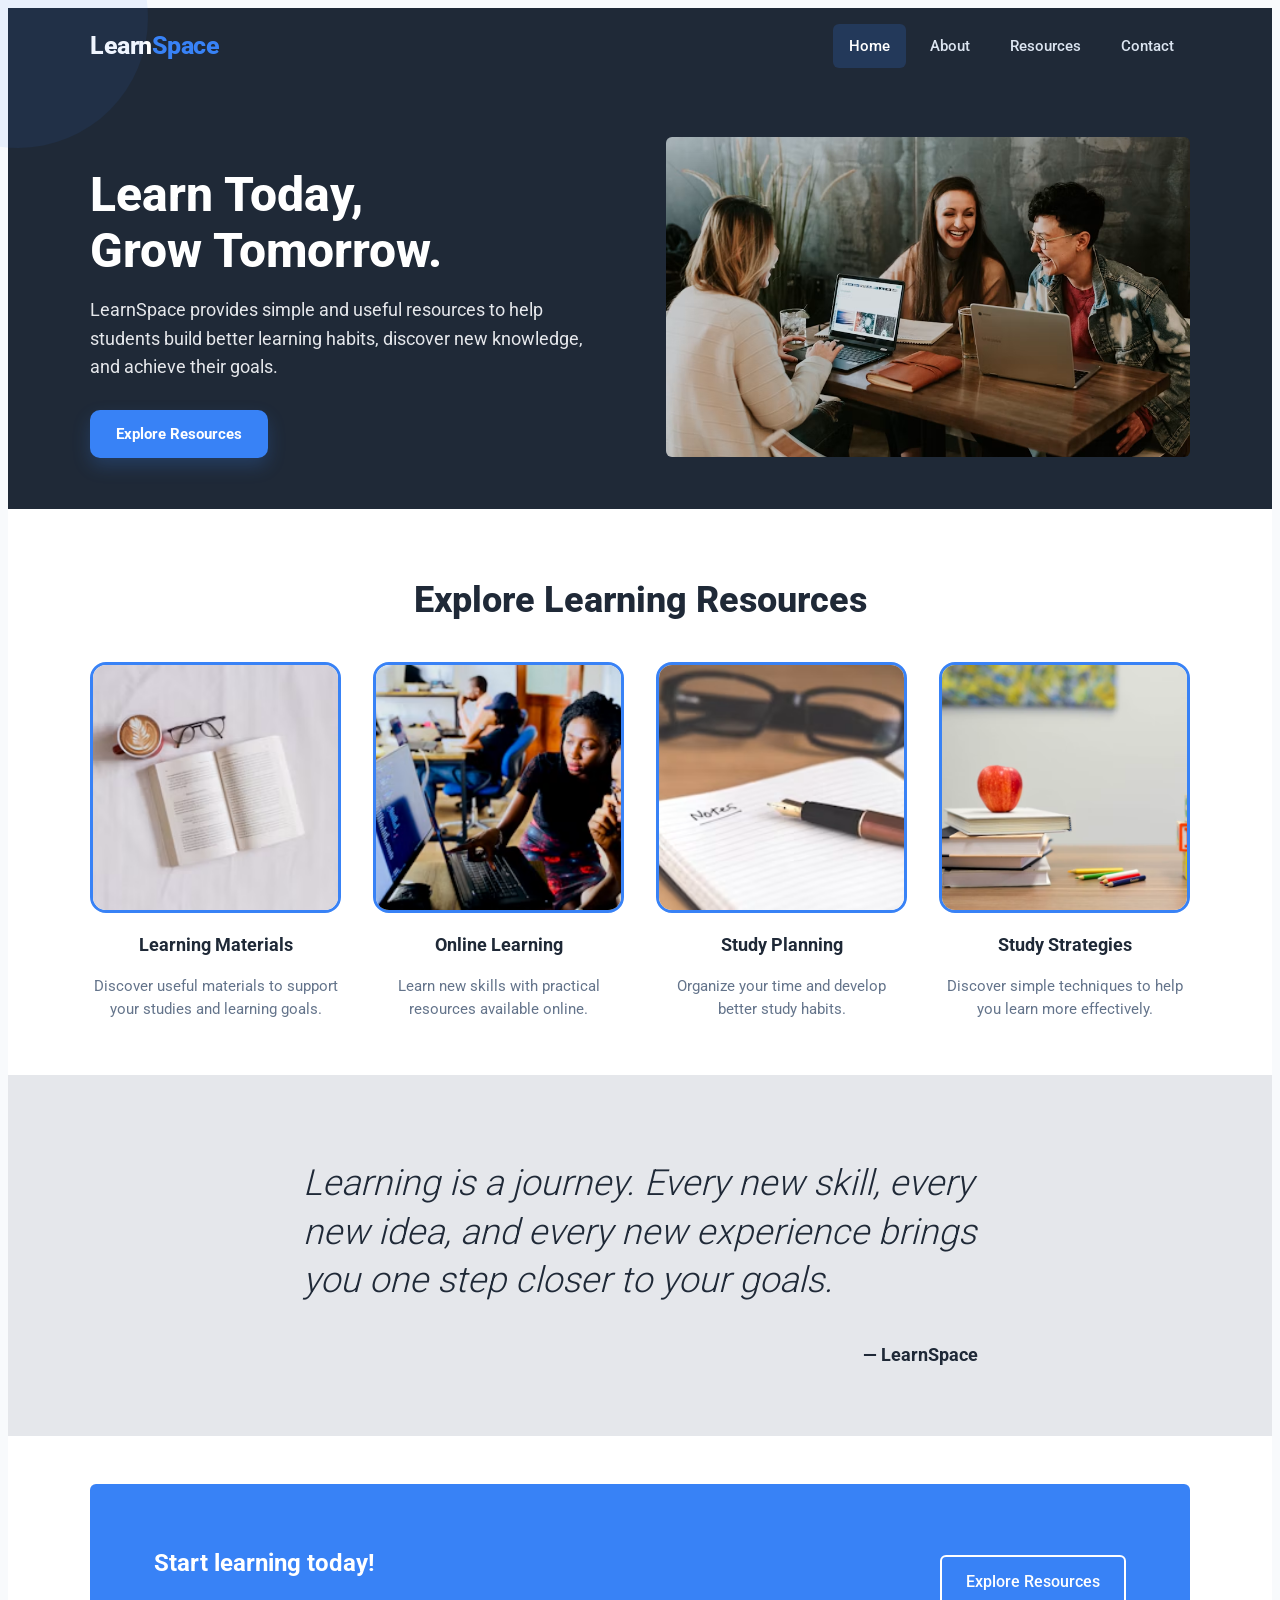
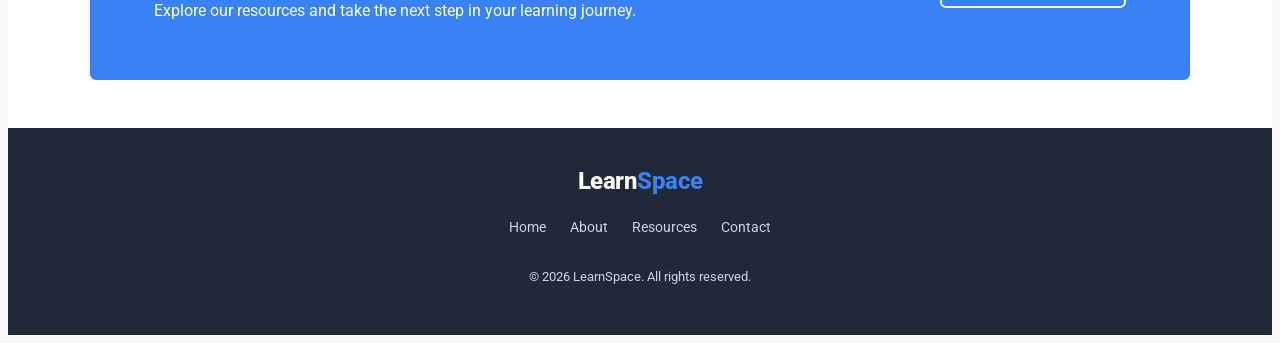
<file: index.html>
<!DOCTYPE html>
<html lang="en">

<head>
    <meta charset="UTF-8">
    <meta name="viewport" content="width=device-width, initial-scale=1.0">

    <title>LearnSpace | Learn Today, Grow Tomorrow</title>

    <link rel="stylesheet" href="css/style.css">
</head>

<body>

    <!-- ====================
         HEADER + HERO
    ========================== -->
    <header class="hero-section">

        <div class="container">

            <!-- HEADER -->
            <div class="header">

                <a href="index.html" class="logo">
                    Learn<span>Space</span>
                </a>

                <!-- MOBILE MENU TOGGLE -->
                <input type="checkbox" id="menu-toggle" class="menu-toggle">

                <label for="menu-toggle" class="menu-button" aria-label="Toggle navigation">
                    <span></span>
                    <span></span>
                    <span></span>
                </label>

                <!-- NAVIGATION -->
                <nav class="main-nav" aria-label="Main navigation">
                    <a href="index.html" class="active" aria-current="page">Home</a>
                    <a href="about.html">About</a>
                    <a href="resources.html">Resources</a>
                    <a href="contact.html">Contact</a>
                </nav>

            </div>


            <!-- HERO CONTENT -->
            <div class="hero-content">

                <div class="hero-text">

                    <h1>
                        Learn Today,
                        <span>Grow Tomorrow.</span>
                    </h1>

                    <p class="hero-description">
                        LearnSpace provides simple and useful
                        resources to help students build better
                        learning habits, discover new knowledge,
                        and achieve their goals.
                    </p>

                    <a href="resources.html" class="primary-button">
                        Explore Resources
                    </a>

                </div>

                <div class="hero-image">
                    <img src="images/students-learning-together.avif" alt="Students learning together">
                </div>

            </div>

        </div>

    </header>


    <main>

        <!-- =========================
             INFORMATION
        ========================== -->
        <section class="info-section">

            <div class="container">

                <h2 class="info-title">Explore Learning Resources</h2>

                <div class="info-grid">

                    <div class="info-card">
                        <div class="info-image">
                            <img src="images/books-and-learning-materials.avif" alt="Learning materials">
                        </div>
                        <h3>Learning Materials</h3>
                        <p>Discover useful materials to support your studies and learning goals.</p>
                    </div>

                    <div class="info-card">
                        <div class="info-image">
                            <img src="images/laptop-for-online-learning.avif" alt="Online learning">
                        </div>
                        <h3>Online Learning</h3>
                        <p>Learn new skills with practical resources available online.</p>
                    </div>

                    <div class="info-card">
                        <div class="info-image">
                            <img src="images/notebook-for-learning-and-planning.avif" alt="Learning and planning">
                        </div>
                        <h3>Study Planning</h3>
                        <p>Organize your time and develop better study habits.</p>
                    </div>

                    <div class="info-card">
                        <div class="info-image">
                            <img src="images/students-studying-at-desk.avif" alt="Students studying">
                        </div>
                        <h3>Study Strategies</h3>
                        <p>Discover simple techniques to help you learn more effectively.</p>
                    </div>

                </div>

            </div>

        </section>


        <!-- =========================
             QUOTE
        ========================== -->
        <section class="quote-section">

            <div class="container">

                <div class="quote-content">

                    <p class="quote-text">
                        Learning is a journey. Every new skill,
                        every new idea, and every new experience
                        brings you one step closer to your goals.
                    </p>

                    <p class="quote-author">— LearnSpace</p>

                </div>

            </div>

        </section>


        <!-- =========================
             CALL TO ACTION
        ========================== -->
        <section class="action-section">

            <div class="container">

                <div class="action-content">

                    <div class="action-text">
                        <h2>Start learning today!</h2>
                        <p>
                            Explore our resources and take the next
                            step in your learning journey.
                        </p>
                    </div>

                    <a href="resources.html" class="action-button">
                        Explore Resources
                    </a>

                </div>

            </div>

        </section>

    </main>


    <!-- =========================
         FOOTER
    ========================== -->

    <footer class="site-footer">
        <div class="container footer-container">

            <a href="index.html" class="logo footer-logo">
                Learn<span>Space</span>
            </a>

            <nav class="footer-nav" aria-label="Footer navigation">
                <a href="index.html" aria-current="page">Home</a>
                <a href="about.html">About</a>
                <a href="resources.html">Resources</a>
                <a href="contact.html">Contact</a>
            </nav>

            <p>© 2026 LearnSpace. All rights reserved.</p>

        </div>
    </footer>


</body>

</html>
</file>
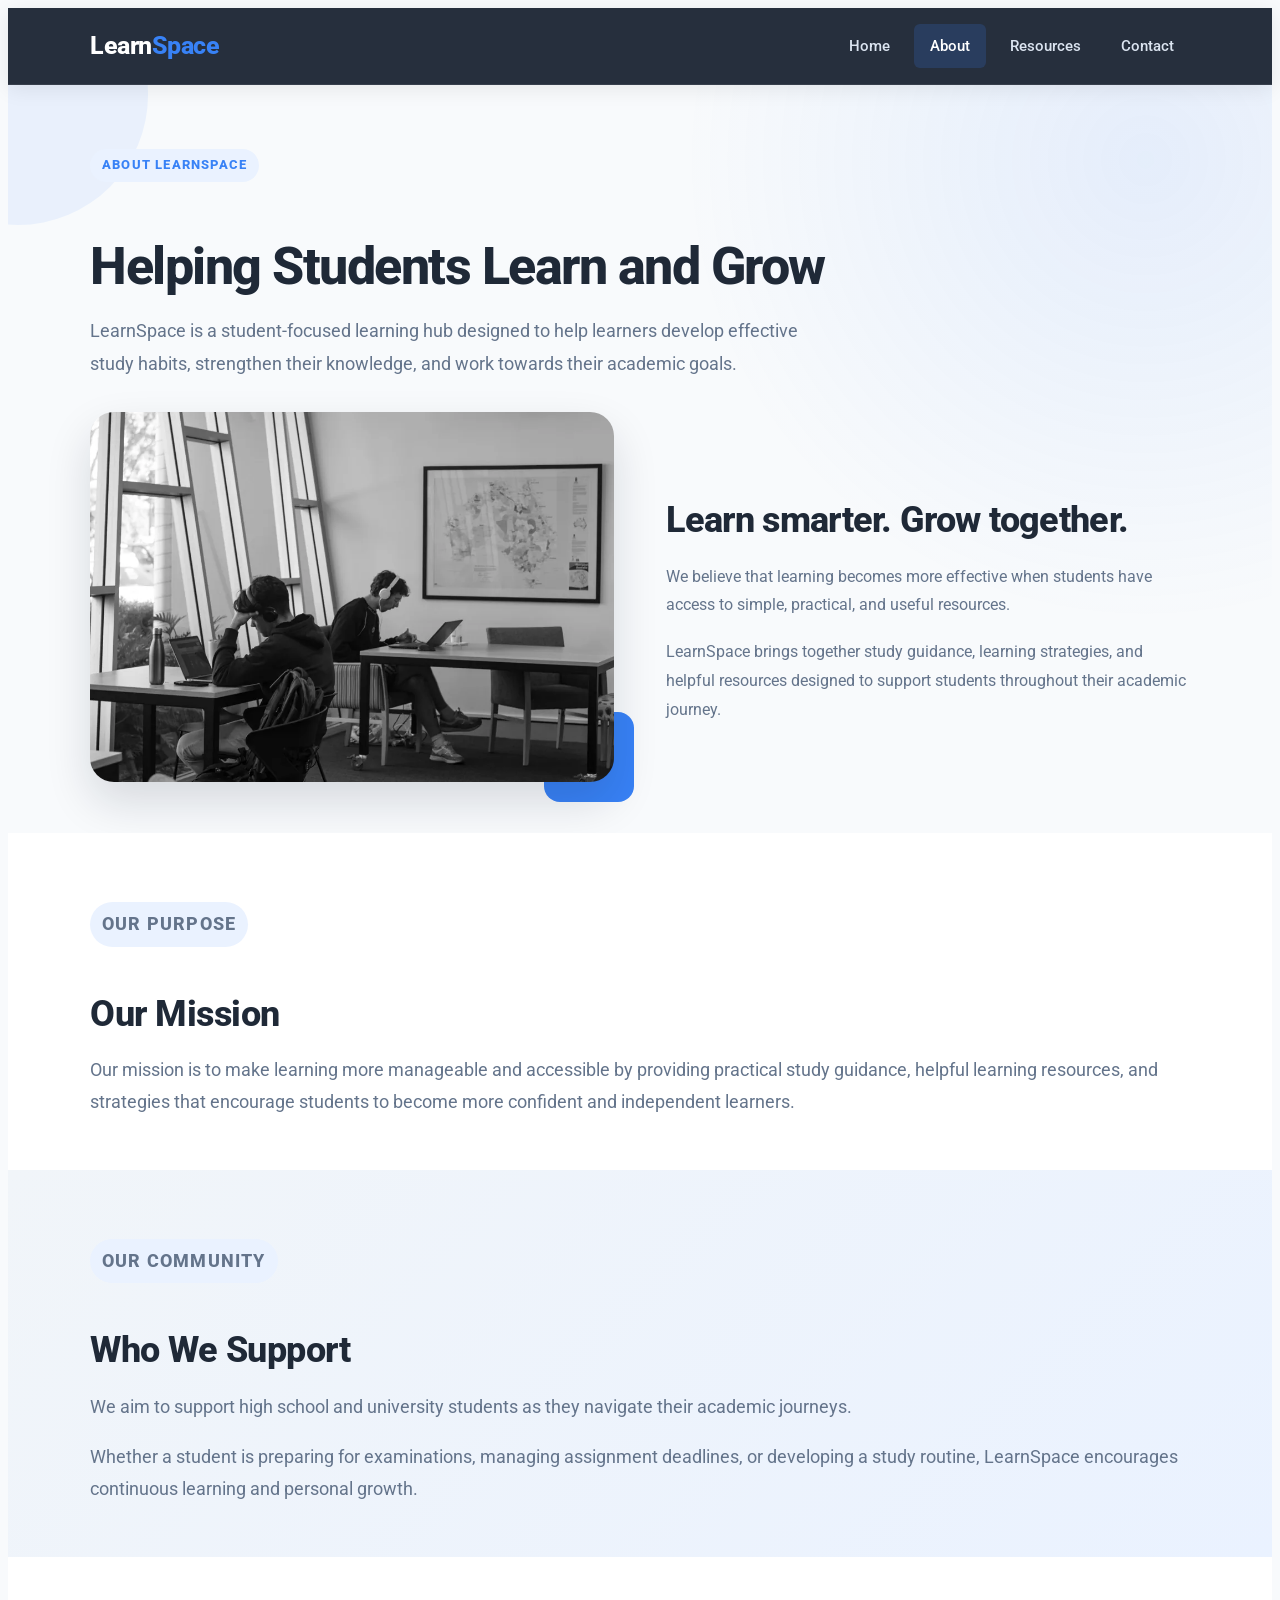
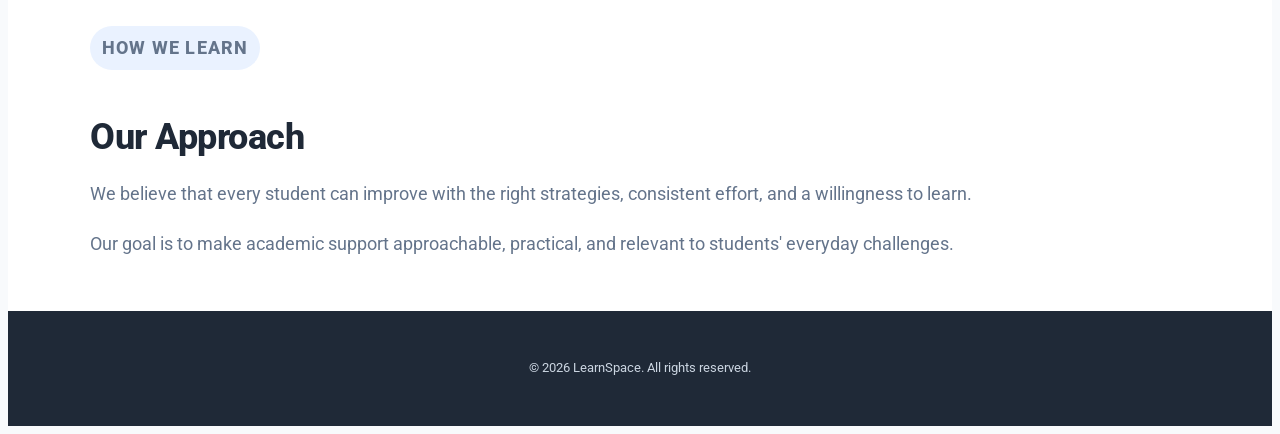
<file: about.html>
<!DOCTYPE html>
<html lang="en">

<head>
    <meta charset="UTF-8">

    <meta
        name="viewport"
        content="width=device-width, initial-scale=1.0"
    >

    <title>LearnSpace | About</title>

    <meta
        name="description"
        content="Learn more about LearnSpace and our approach to helping students learn and grow."
    >

    <link rel="stylesheet" href="./css/style.css">
</head>


<body>

    <!-- =========================
         HEADER
    ========================== -->

    <header class="site-header">

        <div class="container">

            <div class="header">

                <a href="index.html" class="logo">
                    Learn<span>Space</span>
                </a>


                <!-- MOBILE MENU -->

                <input
                    type="checkbox"
                    id="menu-toggle"
                    class="menu-toggle"
                >

                <label
                    for="menu-toggle"
                    class="menu-button"
                    aria-label="Toggle navigation menu"
                >
                    <span></span>
                    <span></span>
                    <span></span>
                </label>


                <!-- NAVIGATION -->

                <nav
                    class="main-nav"
                    aria-label="Main navigation"
                >

                    <a href="index.html">
                        Home
                    </a>

                    <a
                        href="about.html"
                        class="active"
                        aria-current="page"
                    >
                        About
                    </a>

                    <a href="resources.html">
                        Resources
                    </a>

                    <a href="contact.html">
                        Contact
                    </a>

                </nav>

            </div>

        </div>

    </header>



    <!-- =========================
         MAIN
    ========================== -->

    <main>


        <!-- ABOUT INTRO -->

        <section class="information-section">

            <div class="container">

                <div class="section-heading">

                    <p class="section-label">
                        ABOUT LEARNSPACE
                    </p>

                    <h1>
                        Helping Students
                        Learn and Grow
                    </h1>

                    <p>
                        LearnSpace is a student-focused learning hub
                        designed to help learners develop effective
                        study habits, strengthen their knowledge,
                        and work towards their academic goals.
                    </p>

                </div>


                <div class="about-content">

                    <div class="about-image">

                        <img
                    src="./images/about-study-960.webp"
                     srcset="
                    ./images/about-study-480.webp 480w,
                     ./images/about-study-960.webp 960w,
                    ./images/about-study-1440.webp 1440w
                    "
                    sizes="(max-width: 767px) calc(100vw - 32px), 47vw"
                    width="5756"
                    height="4000"
                    alt="Students studying together in a library"
                    loading="eager"
                     fetchpriority="high"
>

                    </div>


                    <div class="about-text">

                        <h2>
                            Learn smarter. Grow together.
                        </h2>

                        <p>
                            We believe that learning becomes more
                            effective when students have access to
                            simple, practical, and useful resources.
                        </p>

                        <p>
                            LearnSpace brings together study guidance,
                            learning strategies, and helpful resources
                            designed to support students throughout
                            their academic journey.
                        </p>

                    </div>

                </div>

            </div>

        </section>



        <!-- OUR MISSION -->

        <section class="content-section">

            <div class="container content-container">

                <div class="content-block">

                    <p class="section-label">
                        OUR PURPOSE
                    </p>

                    <h2>
                        Our Mission
                    </h2>

                    <p>
                        Our mission is to make learning more manageable
                        and accessible by providing practical study
                        guidance, helpful learning resources, and
                        strategies that encourage students to become
                        more confident and independent learners.
                    </p>

                </div>

            </div>

        </section>



        <!-- WHO WE SUPPORT -->

        <section class="content-section content-section-light">

            <div class="container content-container">

                <div class="content-block">

                    <p class="section-label">
                        OUR COMMUNITY
                    </p>

                    <h2>
                        Who We Support
                    </h2>

                    <p>
                        We aim to support high school and university
                        students as they navigate their academic
                        journeys.
                    </p>

                    <p>
                        Whether a student is preparing for examinations,
                        managing assignment deadlines, or developing
                        a study routine, LearnSpace encourages continuous
                        learning and personal growth.
                    </p>

                </div>

            </div>

        </section>



        <!-- OUR APPROACH -->

        <section class="content-section">

            <div class="container content-container">

                <div class="content-block">

                    <p class="section-label">
                        HOW WE LEARN
                    </p>

                    <h2>
                        Our Approach
                    </h2>

                    <p>
                        We believe that every student can improve with
                        the right strategies, consistent effort, and a
                        willingness to learn.
                    </p>

                    <p>
                        Our goal is to make academic support approachable,
                        practical, and relevant to students' everyday
                        challenges.
                    </p>

                </div>

            </div>

        </section>

    </main>



    <!-- =========================
         FOOTER
    ========================== -->

    <footer class="site-footer">

        <div class="container">

            <p>
                © 2026 LearnSpace. All rights reserved.
            </p>

        </div>

    </footer>


</body>

</html>
</file>
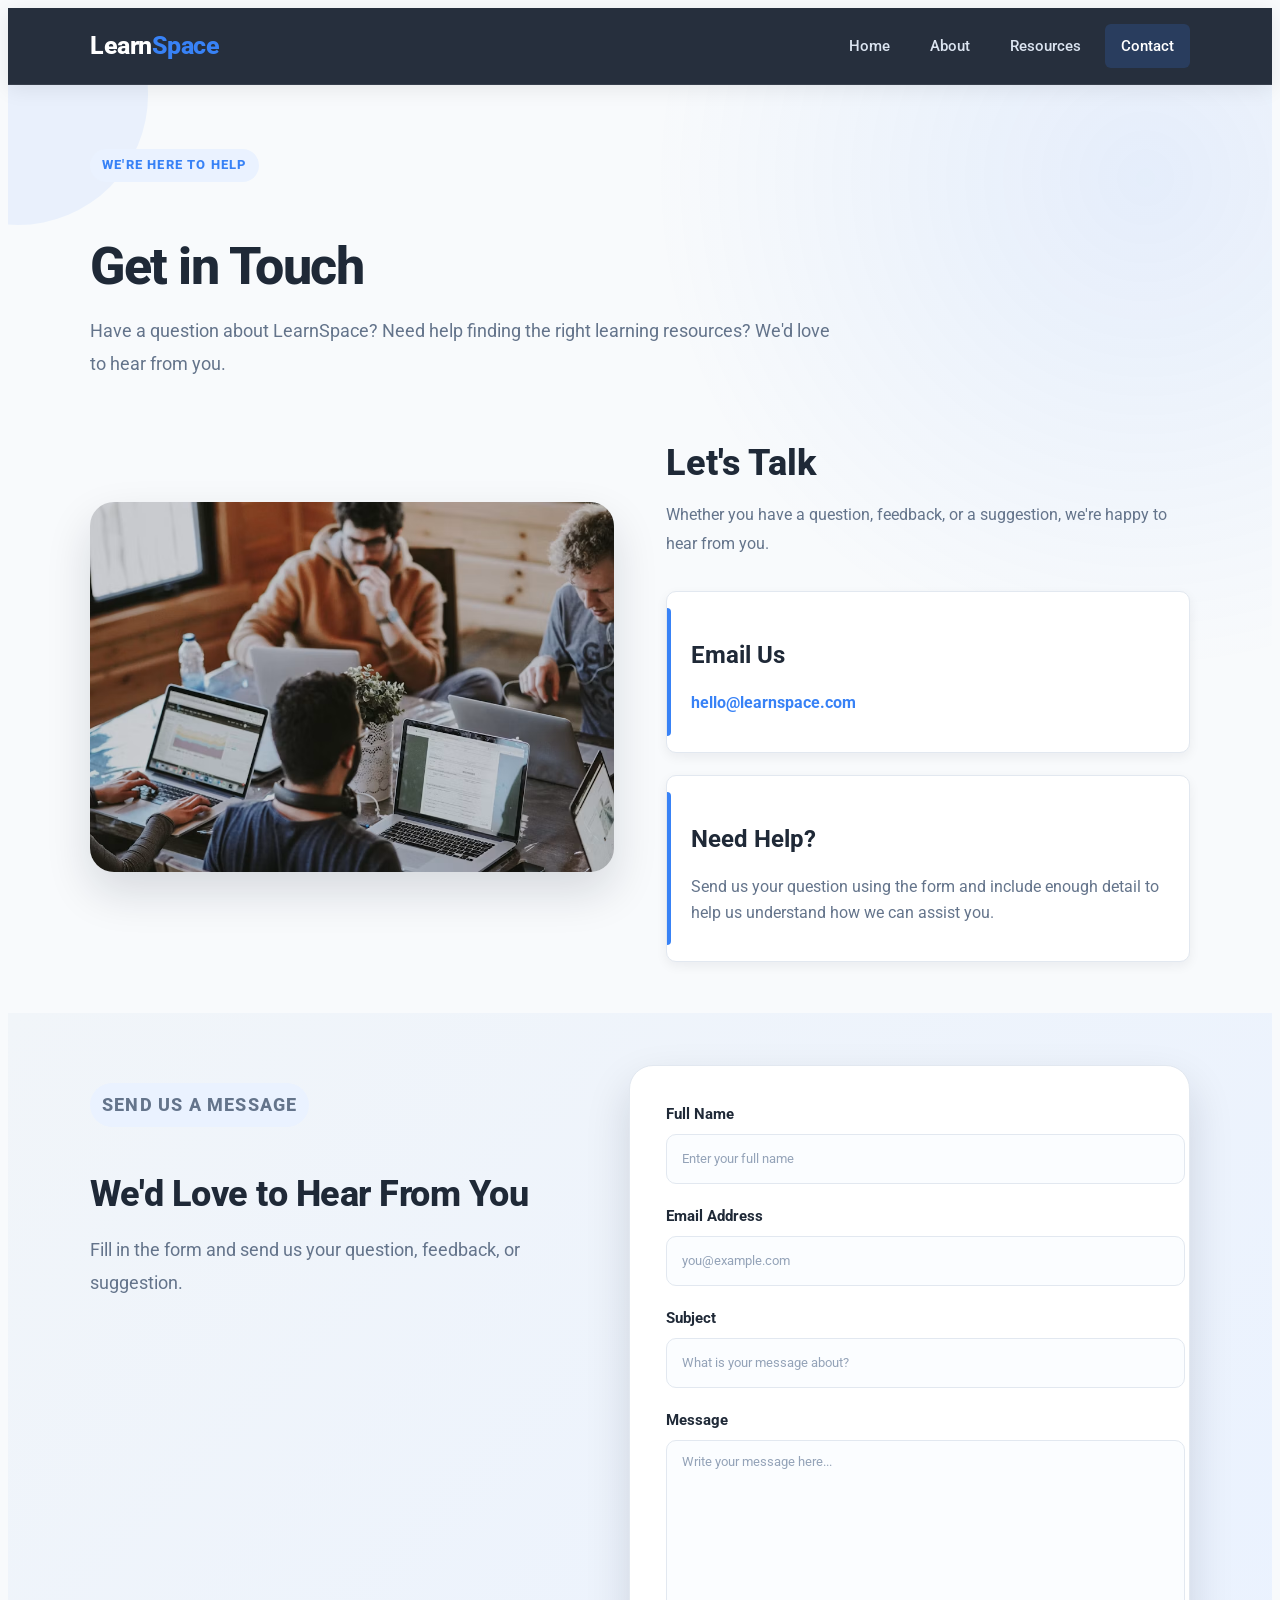
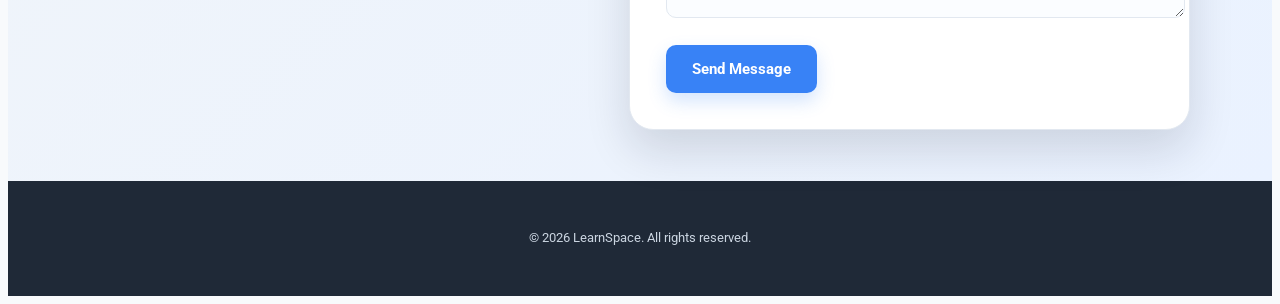
<file: contact.html>
<!DOCTYPE html>
<html lang="en">

<head>

    <meta charset="UTF-8">

    <meta
        name="viewport"
        content="width=device-width, initial-scale=1.0"
    >

    <title>LearnSpace | Contact</title>

    <meta
        name="description"
        content="Contact LearnSpace with your questions, feedback, or suggestions."
    >

    <link rel="stylesheet" href="./css/style.css">

</head>


<body>


    <!-- =========================
         HEADER
    ========================== -->

    <header class="site-header">

        <div class="container">

            <div class="header">

                <a href="index.html" class="logo">
                    Learn<span>Space</span>
                </a>


                <!-- MOBILE MENU -->

                <input
                    type="checkbox"
                    id="menu-toggle"
                    class="menu-toggle"
                >

                <label
                    for="menu-toggle"
                    class="menu-button"
                    aria-label="Toggle navigation menu"
                >
                    <span></span>
                    <span></span>
                    <span></span>
                </label>


                <!-- NAVIGATION -->

                <nav
                    class="main-nav"
                    aria-label="Main navigation"
                >

                    <a href="index.html">
                        Home
                    </a>

                    <a href="about.html">
                        About
                    </a>

                    <a href="resources.html">
                        Resources
                    </a>

                    <a
                        href="contact.html"
                        class="active"
                        aria-current="page"
                    >
                        Contact
                    </a>

                </nav>

            </div>

        </div>

    </header>



    <!-- =========================
         MAIN
    ========================== -->

    <main>


        <!-- CONTACT INTRO -->

        <section class="information-section">

            <div class="container">

                <div class="section-heading">

                    <p class="section-label">
                        WE'RE HERE TO HELP
                    </p>

                    <h1>
                        Get in Touch
                    </h1>

                    <p>
                        Have a question about LearnSpace?
                        Need help finding the right learning
                        resources? We'd love to hear from you.
                    </p>

                </div>


                <div class="contact-intro-grid">


                    <!-- IMAGE -->

                    <div class="contact-image">

                        <img
                            src="./images/people-working-together.avif"
                            alt="People working together and sharing ideas"
                            loading="lazy"
                        >

                    </div>


                    <!-- CONTACT INFORMATION -->

                    <div class="contact-information">

                        <h2>
                            Let's Talk
                        </h2>

                        <p>
                            Whether you have a question, feedback,
                            or a suggestion, we're happy to hear
                            from you.
                        </p>


                        <div class="contact-detail">

                            <h3>
                                Email Us
                            </h3>

                            <p>
                                <a href="mailto:hello@learnspace.com">
                                    hello@learnspace.com
                                </a>
                            </p>

                        </div>


                        <div class="contact-detail">

                            <h3>
                                Need Help?
                            </h3>

                            <p>
                                Send us your question using the form
                                and include enough detail to help us
                                understand how we can assist you.
                            </p>

                        </div>

                    </div>

                </div>

            </div>

        </section>



        <!-- CONTACT FORM -->

        <section class="content-section content-section-light">

            <div class="container contact-form-layout">


                <!-- FORM INTRO -->

                <div class="content-block">

                    <p class="section-label">
                        SEND US A MESSAGE
                    </p>

                    <h2>
                        We'd Love to Hear From You
                    </h2>

                    <p>
                        Fill in the form and send us your question,
                        feedback, or suggestion.
                    </p>

                </div>


                <!-- FORM -->

                <form
                    class="contact-form"
                    action="#"
                    method="post"
                >


                    <div class="form-group">

                        <label for="full-name">
                            Full Name
                        </label>

                        <input
                            type="text"
                            id="full-name"
                            name="full-name"
                            placeholder="Enter your full name"
                            autocomplete="name"
                            required
                        >

                    </div>



                    <div class="form-group">

                        <label for="email">
                            Email Address
                        </label>

                        <input
                            type="email"
                            id="email"
                            name="email"
                            placeholder="you@example.com"
                            autocomplete="email"
                            required
                        >

                    </div>



                    <div class="form-group">

                        <label for="subject">
                            Subject
                        </label>

                        <input
                            type="text"
                            id="subject"
                            name="subject"
                            placeholder="What is your message about?"
                            required
                        >

                    </div>



                    <div class="form-group">

                        <label for="message">
                            Message
                        </label>

                        <textarea
                            id="message"
                            name="message"
                            rows="6"
                            placeholder="Write your message here..."
                            required
                        ></textarea>

                    </div>



                    <button
                        type="submit"
                        class="primary-button"
                    >
                        Send Message
                    </button>


                </form>

            </div>

        </section>

    </main>



    <!-- =========================
         FOOTER
    ========================== -->

    <footer class="site-footer">

        <div class="container">

            <p>
                © 2026 LearnSpace. All rights reserved.
            </p>

        </div>

    </footer>


</body>

</html>
</file>
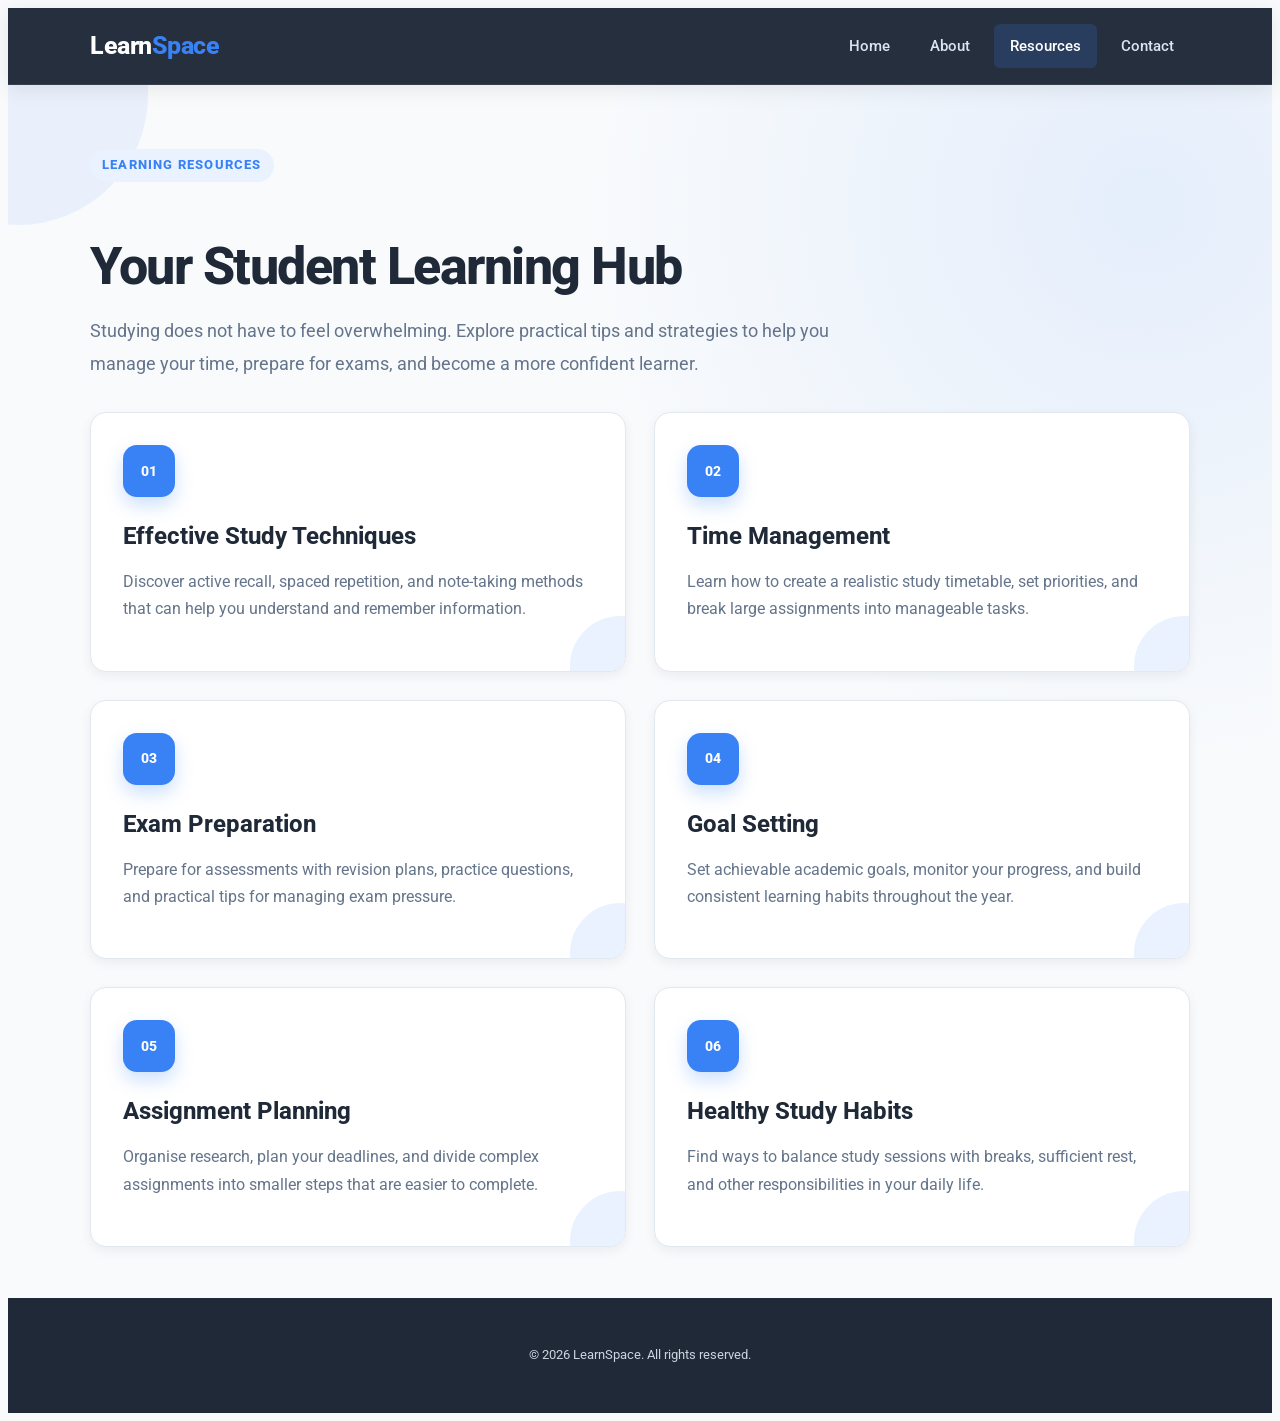
<file: resources.html>
<!DOCTYPE html>
<html lang="en">

<head>

    <meta charset="UTF-8">

    <meta
        name="viewport"
        content="width=device-width, initial-scale=1.0"
    >

    <title>LearnSpace | Resources</title>

    <meta
        name="description"
        content="Explore practical study resources and learning strategies from LearnSpace."
    >

    <link rel="stylesheet" href="./css/style.css">

</head>


<body>


    <!-- =========================
         HEADER
    ========================== -->

    <header class="site-header">

        <div class="container">

            <div class="header">

                <a href="index.html" class="logo">
                    Learn<span>Space</span>
                </a>


                <!-- MOBILE MENU -->

                <input
                    type="checkbox"
                    id="menu-toggle"
                    class="menu-toggle"
                >

                <label
                    for="menu-toggle"
                    class="menu-button"
                    aria-label="Toggle navigation menu"
                >
                    <span></span>
                    <span></span>
                    <span></span>
                </label>


                <!-- NAVIGATION -->

                <nav
                    class="main-nav"
                    aria-label="Main navigation"
                >

                    <a href="index.html">
                        Home
                    </a>

                    <a href="about.html">
                        About
                    </a>

                    <a
                        href="resources.html"
                        class="active"
                        aria-current="page"
                    >
                        Resources
                    </a>

                    <a href="contact.html">
                        Contact
                    </a>

                </nav>

            </div>

        </div>

    </header>



    <!-- =========================
         MAIN
    ========================== -->

    <main>


        <!-- RESOURCE INTRO -->

        <section class="information-section">

            <div class="container">

                <div class="section-heading">

                    <p class="section-label">
                        LEARNING RESOURCES
                    </p>

                    <h1>
                        Your Student Learning Hub
                    </h1>

                    <p>
                        Studying does not have to feel overwhelming.
                        Explore practical tips and strategies to help
                        you manage your time, prepare for exams, and
                        become a more confident learner.
                    </p>

                </div>


                <!-- RESOURCE GRID -->

                <div class="resource-grid">


                    <!-- RESOURCE 1 -->

                    <div class="resource-card">

                        <div class="resource-icon">
                            01
                        </div>

                        <h2>
                            Effective Study Techniques
                        </h2>

                        <p>
                            Discover active recall, spaced repetition,
                            and note-taking methods that can help you
                            understand and remember information.
                        </p>

                    </div>



                    <!-- RESOURCE 2 -->

                    <div class="resource-card">

                        <div class="resource-icon">
                            02
                        </div>

                        <h2>
                            Time Management
                        </h2>

                        <p>
                            Learn how to create a realistic study
                            timetable, set priorities, and break
                            large assignments into manageable tasks.
                        </p>

                    </div>



                    <!-- RESOURCE 3 -->

                    <div class="resource-card">

                        <div class="resource-icon">
                            03
                        </div>

                        <h2>
                            Exam Preparation
                        </h2>

                        <p>
                            Prepare for assessments with revision
                            plans, practice questions, and practical
                            tips for managing exam pressure.
                        </p>

                    </div>



                    <!-- RESOURCE 4 -->

                    <div class="resource-card">

                        <div class="resource-icon">
                            04
                        </div>

                        <h2>
                            Goal Setting
                        </h2>

                        <p>
                            Set achievable academic goals, monitor
                            your progress, and build consistent
                            learning habits throughout the year.
                        </p>

                    </div>



                    <!-- RESOURCE 5 -->

                    <div class="resource-card">

                        <div class="resource-icon">
                            05
                        </div>

                        <h2>
                            Assignment Planning
                        </h2>

                        <p>
                            Organise research, plan your deadlines,
                            and divide complex assignments into
                            smaller steps that are easier to complete.
                        </p>

                    </div>



                    <!-- RESOURCE 6 -->

                    <div class="resource-card">

                        <div class="resource-icon">
                            06
                        </div>

                        <h2>
                            Healthy Study Habits
                        </h2>

                        <p>
                            Find ways to balance study sessions
                            with breaks, sufficient rest, and other
                            responsibilities in your daily life.
                        </p>

                    </div>


                </div>

            </div>

        </section>

    </main>



    <!-- =========================
         FOOTER
    ========================== -->

    <footer class="site-footer">

        <div class="container">

            <p>
                © 2026 LearnSpace. All rights reserved.
            </p>

        </div>

    </footer>


</body>

</html>
</file>
<file: css/style.css>
/* =========================================

   ROBOTO FONT

\========================================= */


@font-face {

    font-family: "Roboto";

    src: url("../fonts/Roboto/Roboto-VariableFont_wdth,wght.ttf") format("truetype");

    font-weight: 100 900;

    font-style: normal;

    font-display: swap;

}


/* =========================================

   ROOT VARIABLES

\========================================= */


:root {


    --color-primary: #3882f6;

    --color-primary-dark: #2563eb;

    --color-primary-light: #eaf2ff;


    --color-dark: #1f2937;

    --color-dark-soft: #374151;


    --color-white: #ffffff;

    --color-background: #f8fafc;

    --color-light: #f1f5f9;


    --color-border: #e2e8f0;


    --color-text: #1f2937;

    --color-muted: #64748b;


    --font-family: "Roboto", Arial, sans-serif;


    --font-xs: 13px;

    --font-sm: 16px;

    --font-md: 18px;

    --font-lg: 24px;

    --font-xl: 36px;

    --font-hero: 52px;


    --space-xs: 8px;

    --space-sm: 16px;

    --space-md: 24px;

    --space-lg: 32px;

    --space-xl: 48px;

    --space-xxl: 80px;


    --radius-sm: 6px;

    --radius-md: 10px;

    --radius-lg: 16px;

    --radius-xl: 24px;


    --shadow-sm:

        0 4px 12px rgba(15, 23, 42, 0.06);


    --shadow-md:

        0 12px 30px rgba(15, 23, 42, 0.10);


    --shadow-lg:

        0 20px 45px rgba(15, 23, 42, 0.14);


    --container-width: 1100px;

    /* Home page */
    --home-hero-text: #e5e7eb;
    --home-quote-bg: #e5e7eb;

}


/* =========================================

   RESET

\========================================= */


\* {

    box-sizing: border-box;

    margin: 0;

    padding: 0;

}


html {

    scroll-behavior: smooth;

}


body {

    font-family: var(--font-family);

    font-size: var(--font-sm);

    line-height: 1.6;

    color: var(--color-text);

    background: var(--color-background);

    min-height: 100vh;

    min-height: 100dvh;

    display: flex;

    flex-direction: column;

}


main {

    flex: 1;

    min-width: 0;

}


img {

    display: block;

    width: 100%;

    max-width: 100%;

}


a {

    color: inherit;

    text-decoration: none;

}


button,

input,

textarea {

    font-family: inherit;

}


/* =========================================

   CONTAINER

\========================================= */


.container {

    width: min(calc(100% - clamp(32px, 6vw, 96px)),

            var(--container-width));

    margin-inline: auto;

}


/* =========================================

   HEADER

\========================================= */


.site-header {

    position: sticky;

    top: 0;

    z-index: 100;


    background: rgba(31, 41, 55, 0.97);


    border-bottom: 1px solid rgba(255, 255, 255, 0.08);


    box-shadow:

        0 4px 20px rgba(0, 0, 0, 0.08);

}


.header {

    min-height: 76px;


    display: flex;

    align-items: center;

    justify-content: space-between;


    gap: 30px;

}


/* =========================================

   LOGO

\========================================= */


.logo {

    display: inline-flex;

    align-items: center;


    font-size: 25px;

    font-weight: 800;


    letter-spacing: -0.5px;


    color: var(--color-white);


    white-space: nowrap;

}


.logo span {

    color: var(--color-primary);

}


/* =========================================

   NAVIGATION

\========================================= */


.main-nav {

    display: flex;

    align-items: center;


    gap: 8px;

}


.main-nav a {

    position: relative;


    padding: 10px 16px;


    color: #dbe4f0;


    font-size: 15px;

    font-weight: 500;


    border-radius: var(--radius-sm);


    transition:

        color 0.2s ease,

        background 0.2s ease;

}


.main-nav a:hover {

    color: var(--color-white);


    background: rgba(255, 255, 255, 0.08);

}


.main-nav a.active {

    color: var(--color-white);


    background: rgba(56, 130, 246, 0.18);

}


/* =========================================

   MOBILE MENU

\========================================= */


.menu-toggle {

    display: none;

}


.menu-button {

    display: none;


    width: 34px;


    cursor: pointer;

}


.menu-button span {

    display: block;


    width: 100%;

    height: 3px;


    margin: 5px 0;


    background: var(--color-white);


    border-radius: 5px;

}


/* =========================================

   PAGE INTRO

\========================================= */


.information-section {

    position: relative;


    padding: clamp(32px, 4vw, 56px) 0;


    overflow: hidden;


    background:

        radial-gradient(circle at 90% 10%,

            rgba(56, 130, 246, 0.10),

            transparent 35%),

        var(--color-background);

}


/*

   Decorative background shape

*/


.information-section::before {

    content: "";


    position: absolute;


    width: 260px;

    height: 260px;


    top: -120px;

    left: -120px;


    background: rgba(56, 130, 246, 0.08);


    border-radius: 50%;

}


/* =========================================

   SECTION HEADING

\========================================= */


.section-heading {

    position: relative;


    max-width: 100%;


    margin-bottom: 32px;

}


.section-label {

    display: inline-block;


    margin-bottom: 14px;


    padding: 6px 12px;


    color: var(--color-primary);


    background: var(--color-primary-light);


    border-radius: 50px;


    font-size: var(--font-xs);

    font-weight: 800;


    letter-spacing: 1.2px;


    text-transform: uppercase;

}


.section-heading h1 {

    margin-bottom: 20px;


    color: var(--color-dark);


    font-size: var(--font-hero);

    font-weight: 800;


    line-height: 1.08;


    letter-spacing: -1.5px;

}


.section-heading>p:last-child {

    max-width: 75ch;


    color: var(--color-muted);


    font-size: var(--font-md);


    line-height: 1.8;

}


/* =========================================

   ABOUT

\========================================= */


.about-content {

    position: relative;


    display: flex;

    align-items: center;


    gap: clamp(24px, 4vw, 56px);

}


/* IMAGE */


.about-image {

    position: relative;

    min-width: 0;

    flex: 1;

}


.about-image::after {

    content: "";


    position: absolute;


    width: 90px;

    height: 90px;


    right: -20px;

    bottom: -20px;


    background: var(--color-primary);


    border-radius: var(--radius-lg);


    z-index: 0;

}


.about-image img {

    position: relative;


    z-index: 1;


    height: 370px;


    object-fit: cover;


    border-radius: var(--radius-xl);


    box-shadow: var(--shadow-lg);

}


/* TEXT */


.about-text {

    min-width: 0;

    flex: 1;

}


.about-text h2 {

    margin-bottom: 20px;


    color: var(--color-dark);


    font-size: var(--font-xl);

    font-weight: 800;


    line-height: 1.2;


    letter-spacing: -0.7px;

}


.about-text p {

    margin-bottom: 18px;


    color: var(--color-muted);


    line-height: 1.8;

}


.about-text p:last-child {

    margin-bottom: 0;

}


/* =========================================

   CONTENT SECTIONS

\========================================= */


.content-section {

    position: relative;


    padding: clamp(32px, 4vw, 56px) 0;


    background: var(--color-white);

}


.content-section-light {

    background:

        linear-gradient(135deg,

            #f1f5f9,

            #eaf2ff);

}


.content-container {

    max-width: 100%;

}


.content-block {

    position: relative;

}


.content-block h2 {

    margin-bottom: 18px;


    color: var(--color-dark);


    font-size: var(--font-xl);

    font-weight: 800;


    line-height: 1.2;


    letter-spacing: -0.5px;

}


.content-block p {

    margin-bottom: 16px;


    color: var(--color-muted);


    font-size: var(--font-md);


    line-height: 1.8;

}


.content-block p:last-child {

    margin-bottom: 0;

}


/* =========================================

   RESOURCES

\========================================= */


.resource-grid {

    display: flex;

    flex-wrap: wrap;


    gap: 28px;

}


.resource-card {

    position: relative;


    flex: 1 1 calc(33.333% - 28px);


    min-width: 280px;


    padding: 32px;


    overflow: hidden;


    background: var(--color-white);


    border: 1px solid var(--color-border);


    border-radius: var(--radius-lg);


    box-shadow: var(--shadow-sm);


    transition:

        transform 0.25s ease,

        box-shadow 0.25s ease,

        border-color 0.25s ease;

}


/*

   Small decorative circle

*/


.resource-card::after {

    content: "";


    position: absolute;


    width: 100px;

    height: 100px;


    right: -45px;

    bottom: -45px;


    background: var(--color-primary-light);


    border-radius: 50%;


    transition: transform 0.3s ease;

}


.resource-card:hover {

    transform: translateY(-8px);


    border-color: rgba(56, 130, 246, 0.35);


    box-shadow: var(--shadow-lg);

}


.resource-card:hover::after {

    transform: scale(1.3);

}


/* ICON */


.resource-icon {

    position: relative;


    z-index: 1;


    display: flex;

    align-items: center;

    justify-content: center;


    width: 52px;

    height: 52px;


    margin-bottom: 24px;


    background: var(--color-primary);


    color: var(--color-white);


    border-radius: 14px;


    font-size: 14px;

    font-weight: 800;


    box-shadow:

        0 8px 18px rgba(56, 130, 246, 0.25);

}


.resource-card h2 {

    position: relative;


    z-index: 1;


    margin-bottom: 12px;


    color: var(--color-dark);


    font-size: var(--font-lg);

    font-weight: 750;


    line-height: 1.3;

}


.resource-card p {

    position: relative;


    z-index: 1;


    color: var(--color-muted);


    font-size: var(--font-sm);


    line-height: 1.7;

}


/* =========================================

   CONTACT

\========================================= */


.contact-intro-grid {

    display: flex;

    align-items: center;


    gap: clamp(24px, 4vw, 56px);

}


.contact-image {

    min-width: 0;

    flex: 1;

}


.contact-image img {

    height: 370px;


    object-fit: cover;


    border-radius: var(--radius-xl);


    box-shadow: var(--shadow-lg);

}


.contact-information {

    min-width: 0;

    flex: 1;

}


.contact-information h2 {

    margin-bottom: 16px;


    color: var(--color-dark);


    font-size: var(--font-xl);

    font-weight: 800;


    line-height: 1.2;

}


.contact-information>p {

    margin-bottom: 32px;


    color: var(--color-muted);


    line-height: 1.8;

}


.contact-detail {

    position: relative;


    margin-bottom: 22px;


    padding: 20px 20px 20px 24px;


    background: var(--color-white);


    border: 1px solid var(--color-border);


    border-radius: var(--radius-md);


    box-shadow: var(--shadow-sm);

}


.contact-detail::before {

    content: "";


    position: absolute;


    left: 0;

    top: 16px;

    bottom: 16px;


    width: 4px;


    background: var(--color-primary);


    border-radius: 0 5px 5px 0;

}


.contact-detail:last-child {

    margin-bottom: 0;

}


.contact-detail h3 {

    margin-bottom: 5px;


    color: var(--color-dark);


    font-size: var(--font-lg);

    font-weight: 700;

}


.contact-detail p {

    color: var(--color-muted);


    line-height: 1.6;

}


.contact-detail a {

    color: var(--color-primary);


    font-weight: 700;

}


.contact-detail a:hover {

    text-decoration: underline;

}


/* =========================================

   CONTACT FORM

\========================================= */


.contact-form-layout {

    display: flex;

    align-items: flex-start;


    gap: clamp(24px, 4vw, 56px);

}


.contact-form-layout .content-block {

    min-width: 0;

    flex: 1;

}


.contact-form {

    min-width: 0;

    flex: 1;


    padding: 36px;


    background: var(--color-white);


    border: 1px solid var(--color-border);


    border-radius: var(--radius-xl);


    box-shadow: var(--shadow-lg);

}


.form-group {

    margin-bottom: 20px;

}


.form-group label {

    display: block;


    margin-bottom: 8px;


    color: var(--color-dark);


    font-size: 15px;

    font-weight: 700;

}


.form-group input,

.form-group textarea {

    width: 100%;


    color: var(--color-dark);


    background: #fbfdff;


    border: 1px solid var(--color-border);


    border-radius: var(--radius-md);


    outline: none;


    transition:

        border-color 0.2s ease,

        box-shadow 0.2s ease,

        background 0.2s ease;

}


.form-group input {

    height: 48px;


    padding: 0 15px;

}


.form-group textarea {

    min-height: 150px;


    padding: 13px 15px;


    resize: vertical;

}


.form-group input::placeholder,

.form-group textarea::placeholder {

    color: #94a3b8;

}


.form-group input:focus,

.form-group textarea:focus {

    background: var(--color-white);


    border-color: var(--color-primary);


    box-shadow:

        0 0 0 4px rgba(56, 130, 246, 0.12);

}


/* =========================================

   BUTTON

\========================================= */


.primary-button {

    display: inline-flex;

    align-items: center;

    justify-content: center;


    min-height: 48px;


    padding: 0 26px;


    border: none;


    border-radius: var(--radius-md);


    background: var(--color-primary);


    color: var(--color-white);


    font-size: 15px;

    font-weight: 700;


    cursor: pointer;


    box-shadow:

        0 8px 18px rgba(56, 130, 246, 0.22);


    transition:

        transform 0.2s ease,

        background 0.2s ease,

        box-shadow 0.2s ease;

}


.primary-button:hover {

    background: var(--color-primary-dark);


    transform: translateY(-2px);


    box-shadow:

        0 12px 24px rgba(56, 130, 246, 0.28);

}


.primary-button:active {

    transform: translateY(0);

}


/* =========================================

   FOOTER

\========================================= */


.site-footer {

    padding: 34px 0;


    background: var(--color-dark);


    color: #cbd5e1;


    text-align: center;

}


.site-footer p {

    font-size: var(--font-xs);

}


/* FOOTER LAYOUT */


.footer-container {

    display: flex;

    flex-direction: column;

    align-items: center;

    gap: 16px;

}


.footer-logo {

    font-size: 24px;

}


.footer-nav {

    display: flex;

    justify-content: center;

    flex-wrap: wrap;

    gap: 24px;

}


.footer-nav a {

    color: #cbd5e1;

    font-size: 14px;

    transition: color 0.2s ease;

}


.footer-nav a:hover,

.footer-nav a:focus-visible {

    color: var(--color-white);

    text-decoration: underline;

}


.footer-nav a:focus-visible,

.footer-logo:focus-visible {

    outline: 2px solid var(--color-white);

    outline-offset: 4px;

}


/* =========================================

   TABLET

   768px - 1199px

\========================================= */


@media (min-width: 768px) and (max-width: 1199px) {


    :root {

        --font-hero: 44px;

    }


    .about-content,

    .contact-intro-grid,

    .contact-form-layout {

        gap: 40px;

    }


    .resource-card {

        flex-basis: calc(50% - 28px);

    }

}


/* =========================================

   MOBILE

   767px AND BELOW

\========================================= */


@media (max-width: 767px) {


    .container {

        width: min(calc(100% - 32px),

                var(--container-width));

    }


    /* HEADER */


    .header {

        min-height: 68px;

    }


    .menu-button {

        display: block;

    }


    .main-nav {

        position: absolute;


        top: 68px;

        left: 0;

        right: 0;


        z-index: 50;


        display: none;


        flex-direction: column;

        align-items: stretch;


        gap: 4px;


        padding: 14px 16px 18px;


        background: var(--color-dark);


        border-top: 1px solid rgba(255, 255, 255, 0.08);


        box-shadow:

            0 12px 25px rgba(0, 0, 0, 0.15);

    }


    .main-nav a {

        padding: 13px 15px;

    }


    .main-nav a.active::after {

        display: none;

    }


    .menu-toggle:checked\~.main-nav {

        display: flex;

    }


    /* PAGE */


    .information-section {

        padding: 32px 0 40px;

    }


    .section-heading {

        margin-bottom: 28px;

    }


    .section-heading h1 {

        font-size: 38px;


        letter-spacing: -1px;

    }


    .section-heading>p:last-child {

        font-size: 17px;

    }


    /* ABOUT */


    .about-content {

        flex-direction: column;


        gap: 38px;

    }


    .about-image,

    .about-text {

        width: 100%;

    }


    .about-image img {

        height: 260px;

    }


    .about-text h2 {

        font-size: 30px;

    }


    /* CONTENT */


    .content-section {

        padding: 32px 0;

    }


    .content-block h2 {

        font-size: 30px;

    }


    .content-block p {

        font-size: 17px;

    }


    /* RESOURCES */


    .resource-grid {

        flex-direction: column;


        gap: 20px;

    }


    .resource-card {

        width: 100%;


        min-width: 0;


        padding: 26px;

    }


    /* CONTACT */


    .contact-intro-grid {

        flex-direction: column;


        gap: 40px;

    }


    .contact-image,

    .contact-information {

        width: 100%;

    }


    .contact-image img {

        height: 260px;

    }


    .contact-information h2 {

        font-size: 30px;

    }


    /* FORM */


    .contact-form-layout {

        flex-direction: column;


        gap: 38px;

    }


    .contact-form-layout .content-block,

    .contact-form {

        width: 100%;

    }


    .contact-form {

        padding: 26px;

    }


    .primary-button {

        width: 100%;

    }

}


/* =========================================

   SMALL MOBILE

   375px

\========================================= */


@media (max-width: 375px) {


    .container {

        width: calc(100% - 28px);

    }


    .logo {

        font-size: 22px;

    }


    .section-heading h1 {

        font-size: 33px;

    }


    .section-label {

        font-size: 12px;

    }


    .about-image img,

    .contact-image img {

        height: 220px;

    }


    .resource-card {

        padding: 22px;

    }


    .contact-form {

        padding: 20px;

    }

}

/* =========================================
   HOME PAGE
========================================= */

/* HERO */

.hero-section {
    position: relative;
    background: var(--color-dark);
}

.hero-content {
    display: flex;
    align-items: center;
    gap: clamp(24px, 4vw, 56px);
    padding: clamp(32px, 4vw, 56px) 0;
}

.hero-content::before {
    content: "";
    position: absolute;
    width: 260px;
    height: 260px;
    top: -120px;
    left: -120px;
    background: rgba(56, 130, 246, 0.08);
    border-radius: 50%;
}

.hero-text {
    flex: 1;
    min-width: 0;
}

.hero-text h1 {
    margin-bottom: 16px;
    font-size: 48px;
    font-weight: 800;
    line-height: 1.15;
    color: var(--color-white);
}

.hero-text h1 span {
    display: block;
}

.hero-description {
    max-width: 100%;
    margin-bottom: 28px;
    font-size: 18px;
    line-height: 1.6;
    color: var(--home-hero-text);
}

.hero-image {
    flex: 1;
    min-width: 0;
}

.hero-image img {
    height: 320px;
    object-fit: cover;
    border-radius: var(--radius-sm);
}

/* INFORMATION */

.info-section {
    padding: 40px 0;
    background: var(--color-white);
}

.info-title {
    margin-bottom: 40px;
    text-align: center;
    font-size: 36px;
    font-weight: 800;
    line-height: 1.2;
    color: var(--color-dark);
}

.info-grid {
    display: flex;
    flex-wrap: wrap;
    gap: 32px;
}

.info-card {
    flex: 1 1 calc(25% - 24px);
    min-width: 0;
    text-align: center;
}

.info-image {
    aspect-ratio: 1 / 1;
    margin-bottom: 14px;
    overflow: hidden;
    border: 3px solid var(--color-primary);
    border-radius: var(--radius-lg);
}

.info-image img {
    width: 100%;
    height: 100%;
    object-fit: cover;
}

.info-card h3 {
    margin-bottom: 4px;
    font-size: 18px;
    font-weight: 700;
    color: var(--color-dark);
}

.info-card p {
    font-size: 15px;
    line-height: 1.5;
    color: var(--color-muted);
}

/* QUOTE */

.quote-section {
    padding: 48px 0;
    background: var(--home-quote-bg);
}

.quote-content {
    max-width: 75ch;
    margin-inline: auto;
}

.quote-text {
    font-size: 36px;
    font-weight: 300;
    font-style: italic;
    line-height: 1.35;
    color: var(--color-dark);
}

.quote-author {
    margin-top: 12px;
    text-align: right;
    font-size: 18px;
    font-weight: 700;
    color: var(--color-dark);
}

/* CALL TO ACTION */

.action-section {
    padding: 48px 0;
    background: var(--color-white);
}

.action-content {
    display: flex;
    align-items: center;
    justify-content: space-between;
    gap: 32px;
    padding: 40px 64px;
    background: var(--color-primary);
    border-radius: var(--radius-sm);
}

.action-text h2 {
    margin-bottom: 4px;
    font-size: 24px;
    font-weight: 700;
    color: var(--color-white);
}

.action-text p {
    font-size: 16px;
    color: var(--color-white);
}

.action-button {
    flex-shrink: 0;
    padding: 12px 24px;
    font-size: 16px;
    font-weight: 500;
    color: var(--color-white);
    border: 2px solid var(--color-white);
    border-radius: var(--radius-sm);
    transition: background 0.2s ease, color 0.2s ease;
}

.action-button:hover,
.action-button:focus-visible {
    background: var(--color-white);
    color: var(--color-primary);
}

/* HOME PAGE RESPONSIVE STYLES */

@media (max-width: 1199px) {
    .info-card {
        flex-basis: calc(50% - 16px);
    }
}

@media (max-width: 767px) {
    .hero-section .main-nav {
        background: var(--color-dark);
    }

    .hero-content {
        flex-direction: column;
        align-items: stretch;
        gap: 36px;
        padding: 48px 0 56px;
    }

    .hero-text h1 {
        font-size: 38px;
    }

    /* HERO BUTTON */
    .hero-text .primary-button,
    .hero-text .action-button {
        display: inline-flex;
        width: auto;
        max-width: 100%;
        min-width: 0;
        padding: 12px 20px;
        white-space: normal;
        text-align: center;
        overflow-wrap: anywhere;
        box-sizing: border-box;
    }

    .hero-image img {
        height: 240px;
    }

    .info-section {
        padding: 48px 0 56px;
    }

    .info-title {
        font-size: 30px;
    }

    .info-grid {
        gap: 20px;
    }

    .quote-section {
        padding: 56px 0;
    }

    .quote-text {
        font-size: 26px;
    }

    .action-section {
        padding: 48px 0;
    }

    .action-content {
        flex-direction: column;
        align-items: flex-start;
        padding: 32px 24px;
    }
}

@media (max-width: 480px) {
    .info-card {
        flex-basis: 100%;
    }
}
</file>
